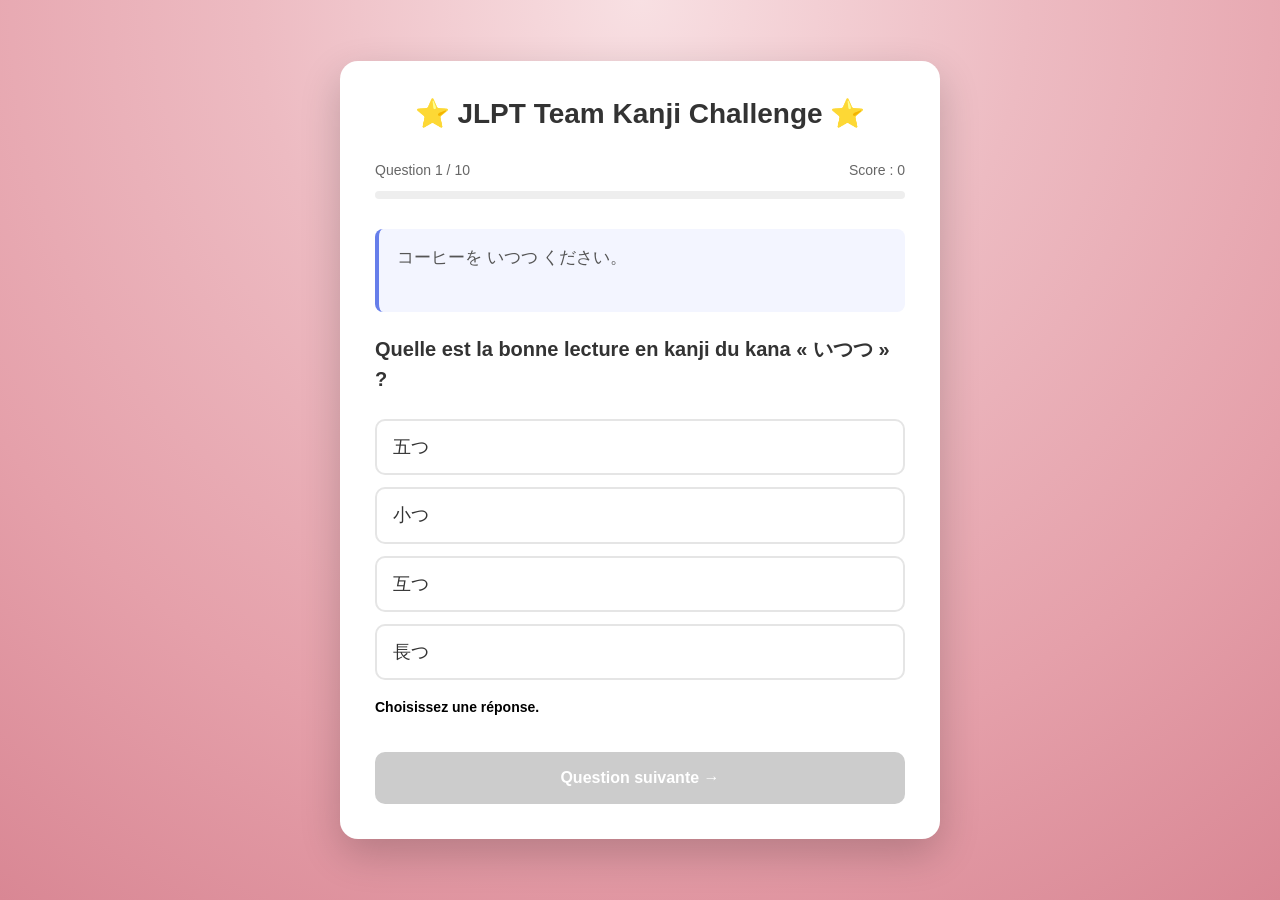
<file: site/index.html>
<!doctype html>
<html lang="fr">

<head>
    <meta charset="UTF-8" />
    <meta name="viewport" content="width=device-width, initial-scale=1.0" />
    <title>JLPT Team Kanji Challenge</title>
    <link rel="stylesheet" href="style.css" />
</head>

<body>
    <main class="quiz-container">
        <header class="quiz-header">
            <h1>&#x2B50; JLPT Team Kanji Challenge &#x2B50;</h1>
        </header>

        <section id="quiz">
            <div class="quiz-info">
                <span id="question-counter"></span>
                <span id="score"></span>
            </div>

            <div class="progress-bar">
                <div id="progress" class="progress"></div>
            </div>

            <div id="context" class="context"></div>
            <h2 id="question" class="question"></h2>
            <div id="answers" class="answers"></div>
            <p id="feedback" class="feedback" aria-live="polite"></p>

            <button id="next-btn" class="next-btn" disabled></button>
        </section>

        <section id="results" class="results hidden">
            <h2>Quiz terminé</h2>
            <p id="final-score"></p>
            <p id="result-message"></p>
            <button id="restart-btn" class="restart-btn">Recommencer</button>
        </section>
    </main>

    <script type="module" src="js/script.js"></script>
</body>

</html>
</file>
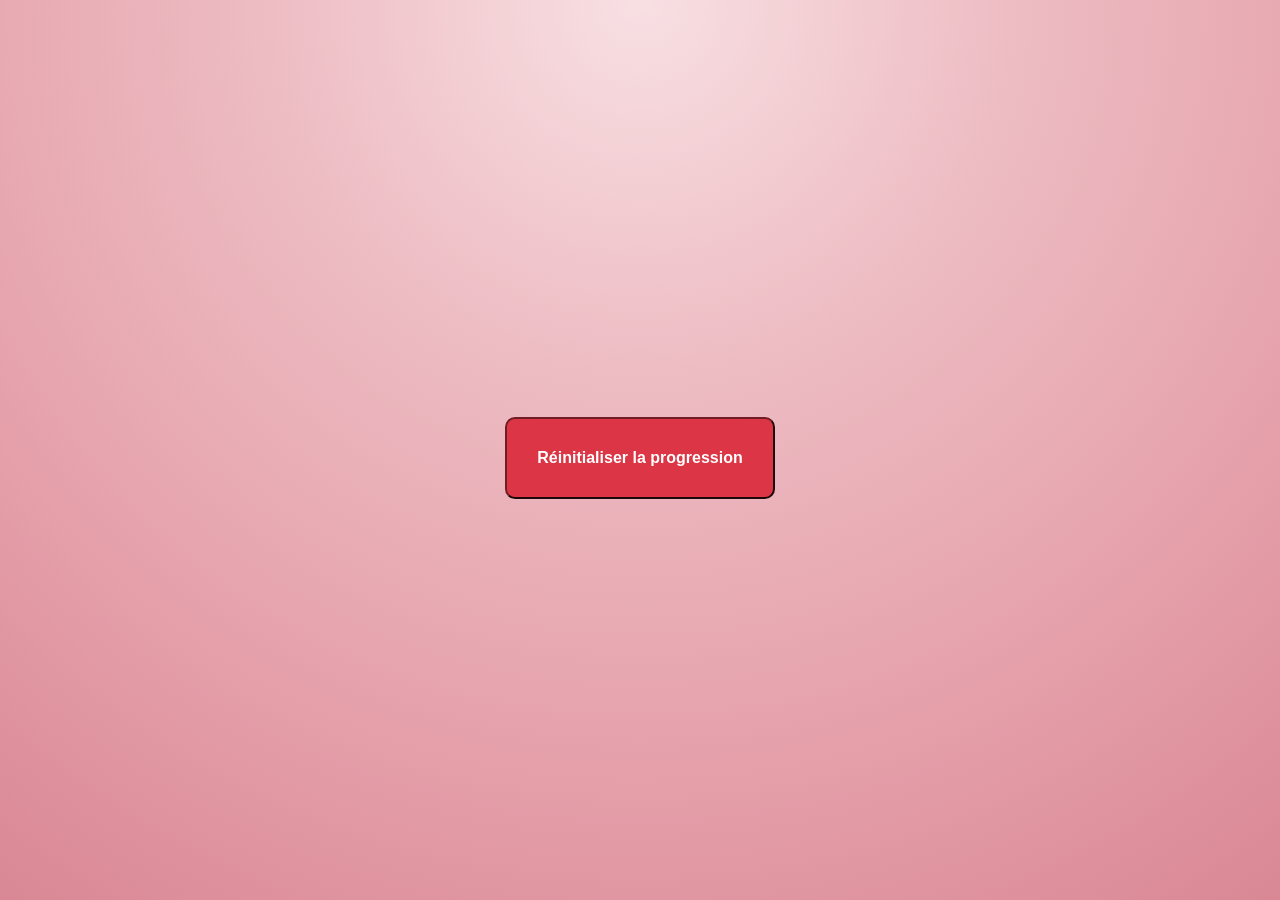
<file: site/reset.html>
<!doctype html>
<html lang="fr">

<head>
    <meta charset="UTF-8" />
    <meta name="viewport" content="width=device-width, initial-scale=1.0" />
    <title>Reset</title>
    <link rel="stylesheet" href="style.css" />
</head>

<body>
    <button id="reset-btn" class="reset-btn">Réinitialiser la progression</button>
    <script type="module" src="js/reset.js"></script>
</body>

</html>
</file>
<file: site/style.css>
/* ------------------------------------
   Variables
   ------------------------------------
   --context-lines / --question-lines : nombre de lignes RÉSERVÉES.
   Si le texte est plus court, l'espace reste identique => rien ne saute.
   Augmentez la valeur si certaines questions dépassent encore.
*/
:root {
    --accent: #667eea;
    --accent-dark: #5366d5;
    --lh: 1.5;

    --context-lines: 2;
    --context-pad: 16px;
    --question-lines: 2;
    --feedback-lines: 2;
}

* {
    margin: 0;
    padding: 0;
    box-sizing: border-box;
}

html {
    -webkit-text-size-adjust: 100%;
    text-size-adjust: 100%;
}

body {
    font-family: Arial, "Hiragino Sans", "Yu Gothic", "Noto Sans JP", sans-serif;
    background: #e5a0aa;
    background: radial-gradient(circle at top,
            #f8e0e3 0%,
            #edbbc2 35%,
            #e5a0aa 70%,
            #d98794 100%);
    min-height: 100vh;
    min-height: 100dvh;
    display: flex;
    justify-content: center;
    align-items: center;
    /* Marges + zones sûres (encoche / barre d'accueil iPhone) */
    padding: max(20px, env(safe-area-inset-top)) max(20px, env(safe-area-inset-right)) max(20px, env(safe-area-inset-bottom)) max(20px, env(safe-area-inset-left));
}

.quiz-container {
    background: white;
    width: 100%;
    max-width: 600px;
    padding: 35px;
    border-radius: 18px;
    box-shadow: 0 15px 40px rgba(0, 0, 0, 0.2);
}

/* ------------------------------------
   En-tête
   ------------------------------------ */
.quiz-header {
    text-align: center;
    margin-bottom: 30px;
}

.quiz-header h1 {
    color: #333;
    font-size: 28px;
    line-height: 1.25;
    margin-bottom: 8px;
    text-wrap: balance;
}

/* ------------------------------------
   Infos + progression
   ------------------------------------ */
.quiz-info {
    display: flex;
    justify-content: space-between;
    gap: 12px;
    color: #666;
    font-size: 14px;
    line-height: 1.3;
    margin-bottom: 12px;
    /* hauteur stable même si le texte change */
    min-height: 1.3em;
}

.progress-bar {
    height: 8px;
    background: #eee;
    border-radius: 10px;
    overflow: hidden;
    margin-bottom: 30px;
}

.progress {
    height: 100%;
    width: 0%;
    background: var(--accent);
    transition: width 0.3s ease;
}

/* ------------------------------------
   Contexte (hauteur réservée)
   ------------------------------------ */
.context {
    background: #f3f5ff;
    border-left: 4px solid var(--accent);
    border-radius: 8px;
    padding: var(--context-pad) 18px;
    margin-bottom: 22px;
    color: #555;
    font-size: 17px;
    line-height: var(--lh);
    min-height: calc(var(--context-lines) * 1em * var(--lh) + 2 * var(--context-pad));
    overflow-wrap: break-word;
}

/* Pas de contexte : on garde la place mais on cache le cadre */
.context:empty {
    visibility: hidden;
}

/* ------------------------------------
   Question (hauteur réservée)
   ------------------------------------ */
.question {
    font-size: 20px;
    font-weight: bold;
    color: #333;
    margin-bottom: 25px;
    line-height: var(--lh);
    min-height: calc(var(--question-lines) * 1em * var(--lh));
    overflow-wrap: break-word;
}

/* ------------------------------------
   Réponses
   ------------------------------------ */
.answers {
    display: grid;
    grid-template-columns: 1fr;
    /* toutes les réponses ont la hauteur de la plus grande */
    grid-auto-rows: 1fr;
    gap: 12px;
}

.answer-btn {
    -webkit-appearance: none;
    appearance: none;
    width: 100%;
    min-height: 56px;
    padding: 14px 16px;
    border: 2px solid #e5e5e5;
    border-radius: 10px;
    background: white;
    color: #333;
    font: inherit;
    font-size: 18px;
    line-height: 1.35;
    text-align: left;
    display: flex;
    align-items: center;
    cursor: pointer;
    transition: background 0.2s, border-color 0.2s;
    touch-action: manipulation;
    -webkit-tap-highlight-color: transparent;
    overflow-wrap: break-word;
}

/* Le survol n'existe que sur desktop (évite le hover "collé" sur iPhone) */
@media (hover: hover) {
    .answer-btn:hover:not(:disabled) {
        border-color: var(--accent);
        background: #f5f6ff;
    }
}

.answer-btn:active:not(:disabled) {
    border-color: var(--accent);
    background: #f5f6ff;
}

.answer-btn:focus-visible,
.next-btn:focus-visible,
.restart-btn:focus-visible {
    outline: 3px solid var(--accent);
    outline-offset: 2px;
}

.answer-btn:disabled {
    cursor: default;
}

.answer-btn.correct {
    background: #d4edda;
    border-color: #28a745;
    color: #155724;
}

.answer-btn.incorrect {
    background: #f8d7da;
    border-color: #dc3545;
    color: #721c24;
}

/* ------------------------------------
   Feedback (hauteur réservée)
   ------------------------------------ */
.feedback {
    margin-top: 18px;
    font-weight: bold;
    font-size: 14px;
    line-height: 1.4;
    min-height: calc(var(--feedback-lines) * 1em * 1.4);
    overflow-wrap: break-word;
}

.feedback.success {
    color: #28a745;
}

.feedback.error {
    color: #dc3545;
}

/* ------------------------------------
   Boutons
   ------------------------------------ */
.next-btn,
.restart-btn {
    -webkit-appearance: none;
    appearance: none;
    width: 100%;
    min-height: 52px;
    padding: 15px;
    border: none;
    border-radius: 10px;
    background: var(--accent);
    color: white;
    font: inherit;
    font-size: 16px;
    font-weight: bold;
    cursor: pointer;
    margin-top: 15px;
    transition: background 0.2s;
    touch-action: manipulation;
    -webkit-tap-highlight-color: transparent;
}

@media (hover: hover) {

    .next-btn:hover:not(:disabled),
    .restart-btn:hover {
        background: var(--accent-dark);
    }
}

.next-btn:active:not(:disabled),
.restart-btn:active {
    background: var(--accent-dark);
}

.next-btn:disabled {
    background: #ccc;
    cursor: not-allowed;
}

/* ------------------------------------
   Résultats
   ------------------------------------ */
.results {
    text-align: center;
}

.results h2 {
    color: #333;
    margin-bottom: 20px;
}

.results p {
    color: #666;
    margin: 12px 0;
    font-size: 17px;
    line-height: 1.5;
}

.hidden {
    display: none;
}

/* ------------------------------------
   Reset
   ------------------------------------ */

.reset-btn {
    -webkit-appearance: none;
    appearance: none;
    min-height: 52px;
    padding: 30px;
    border-radius: 10px;
    background: #dc3545;
    border-color: #721c24;
    color: #ffffff;
    font: inherit;
    font-size: 16px;
    font-weight: bold;
    cursor: pointer;
    margin-top: 15px;
    transition: background 0.2s;
    touch-action: manipulation;
    -webkit-tap-highlight-color: transparent;
}

.reset-btn:active {
    background: #bc1525;
}

/* ------------------------------------
   Smartphone (iPhone 12 mini = 375 px de large)
   Objectif : tout tient dans l'écran visible, sans défiler.
   ------------------------------------ */
@media (max-width: 480px) {
    :root {
        --lh: 1.4;
        --context-lines: 2;
        --context-pad: 10px;
        --question-lines: 2;
    }

    body {
        align-items: flex-start;
        padding: max(12px, env(safe-area-inset-top)) max(12px, env(safe-area-inset-right)) max(12px, env(safe-area-inset-bottom)) max(12px, env(safe-area-inset-left));
    }

    .quiz-container {
        padding: 14px;
        border-radius: 16px;
    }

    .quiz-header {
        margin-bottom: 24px;
    }

    /* Titre sur une seule ligne, taille proportionnelle à l'écran */
    .quiz-header h1 {
        font-size: clamp(13px, 5.5vw, 21px);
        white-space: nowrap;
        margin-bottom: 0;
    }

    .quiz-info {
        font-size: 13px;
        margin-bottom: 8px;
    }

    .progress-bar {
        margin-bottom: 24px;
    }

    .context {
        padding-left: 12px;
        padding-right: 12px;
        margin-bottom: 10px;
    }

    .question {
        margin-bottom: 24px;
    }

    .answers {
        gap: 10px;
    }

    .answer-btn {
        min-height: 52px;
        padding: 10px 14px;
    }

    .feedback {
        margin-top: 12px;
        line-height: 1.3;
        min-height: calc(var(--feedback-lines) * 1em * 1.3);
    }

    .next-btn {
        min-height: 50px;
        padding: 13px;
        margin-top: 8px;
    }
}

@media (prefers-reduced-motion: reduce) {

    .progress,
    .answer-btn,
    .next-btn,
    .restart-btn {
        transition: none;
    }
}
</file>
